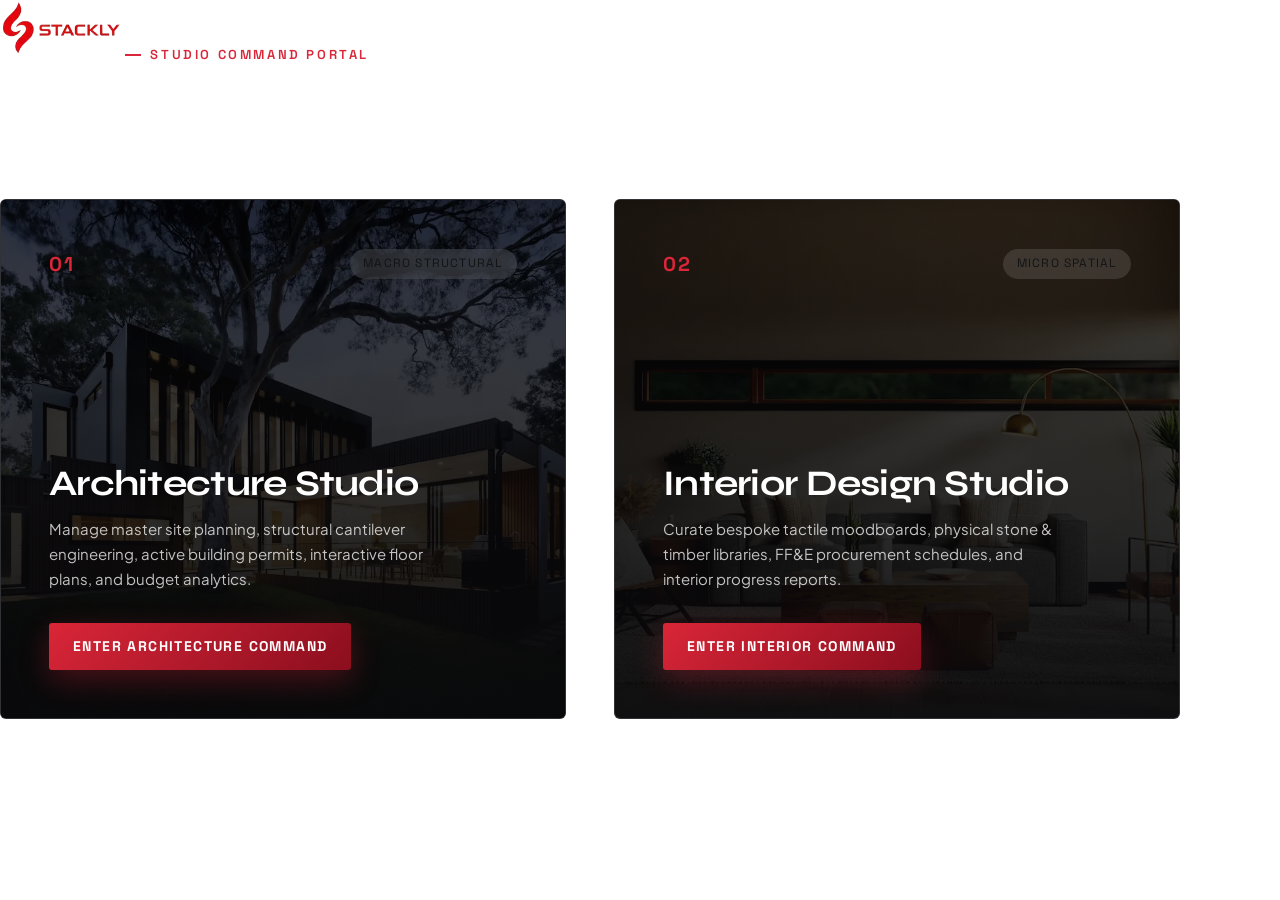
<file: role-select.html>
<!DOCTYPE html>
<html lang="en">
<head>
  <script>if ('scrollRestoration' in history) { history.scrollRestoration = 'manual'; } window.scrollTo(0, 0);</script>
  <meta charset="UTF-8" />
  <meta name="viewport" content="width=device-width, initial-scale=1.0" />
  <title>Select Command Studio — STACKLY Architecture & Interior Design</title>
  <meta name="description" content="Select your discipline to access the STACKLY Architecture Studio Command Center or Interior Design Studio Command Center." />

  <!-- Favicon -->
  <link rel="icon" type="image/webp" href="assets/Logo11.webp" />

  <!-- Google Fonts -->
  <link rel="preconnect" href="https://fonts.googleapis.com" />
  <link rel="preconnect" href="https://fonts.gstatic.com" crossorigin />
  <link href="https://fonts.googleapis.com/css2?family=Plus+Jakarta+Sans:ital,wght@0,300;0,400;0,500;0,600;0,700;0,800;1,400&family=Space+Grotesk:wght@400;500;600;700&family=Syne:wght@500;600;700;800&display=swap" rel="stylesheet" />

  <!-- Pure CSS Stylesheets -->
  <link rel="stylesheet" href="css/variables.css" />
  <link rel="stylesheet" href="css/base.css" />
  <link rel="stylesheet" href="css/components.css" />
  <link rel="stylesheet" href="css/auth.css" />
</head>
<body class="theme-dark">


  <div class="role-select-screen">
    <!-- Top Header -->
    <div class="role-select-header">
      <a href="index.html" class="brand-logo" style="margin-bottom: 2rem;" aria-label="STACKLY Home">
        <img src="assets/Logo11.webp" alt="STACKLY Architecture & Interiors" class="brand-logo-img" />
      </a>

      <span class="eyebrow" style="color: var(--color-red-primary);">Studio Command Portal</span>
      <h1 style="color: var(--color-pure-white); font-size: clamp(2.5rem, 4.5vw, 3.75rem); margin-bottom: 1rem;">Select Your Discipline</h1>
      <p style="color: rgba(255,255,255,0.7); font-size: 1.125rem;">
        Choose your studio command environment to manage ongoing commissions, blueprints, analytics, or material moodboards.
      </p>
    </div>

    <div class="role-cards-grid">
      <!-- 01 ARCHITECTURE CARD -->
      <div class="role-card" id="select-architecture-role" data-role="architecture">
        <img 
          src="assets/images/villa-aurelia.webp" 
          alt="Architecture Command" 
          class="role-card-bg"
        />
        <div class="role-card-overlay"></div>

        <div class="role-top-meta">
          <span class="role-number">01</span>
          <span class="role-badge">Macro Structural</span>
        </div>

        <div class="role-bottom-content">
          <h2 class="role-title">Architecture Studio</h2>
          <p class="role-desc">
            Manage master site planning, structural cantilever engineering, active building permits, interactive floor plans, and budget analytics.
          </p>
          <div class="role-action-btn">
            <span>Enter Architecture Command</span>
          </div>
        </div>
      </div>

      <!-- 02 INTERIOR DESIGN CARD -->
      <div class="role-card" id="select-interior-role" data-role="interior">
        <img 
          src="assets/images/interior-atelier.webp" 
          alt="Interior Design Command" 
          class="role-card-bg"
        />
        <div class="role-card-overlay"></div>

        <div class="role-top-meta">
          <span class="role-number">02</span>
          <span class="role-badge">Micro Spatial</span>
        </div>

        <div class="role-bottom-content">
          <h2 class="role-title">Interior Design Studio</h2>
          <p class="role-desc">
            Curate bespoke tactile moodboards, physical stone & timber libraries, FF&E procurement schedules, and interior progress reports.
          </p>
          <div class="role-action-btn">
            <span>Enter Interior Command</span>
          </div>
        </div>
      </div>
    </div>

    <div style="margin-top: 3.5rem; z-index: 2;">
      <a href="index.html" class="btn btn-outline-white btn-sm">
        <span>← Return to Public Portfolio</span>
      </a>
    </div>
  </div>

  <script src="js/data.js"></script>
  <script src="js/store.js"></script>
  <script src="js/auth.js"></script>
</body>
</html>
</file>
<file: css/variables.css>
:root {
  /* Architectural Color System (White + Red + Deep Charcoal) */
  --color-pure-white: #ffffff;
  --color-soft-white: #fbfbfb;
  --color-off-white: #f1f1f4;
  --color-surface-card: #ffffff;
  --color-surface-hover: #f7f7fa;

  --color-charcoal-muted: #64646b;
  --color-charcoal-mid: #27272a;
  --color-charcoal-deep: #141416;
  --color-near-black: #0a0a0c;

  /* Red Palette & Gradient */
  --color-red-primary: #d92638;
  --color-red-deep: #8b0e1e;
  --color-red-wine: #610913;
  --color-red-glow: rgba(217, 38, 56, 0.25);
  --color-red-subtle: rgba(217, 38, 56, 0.08);

  /* Primary Accent Gradient */
  --gradient-red-primary: linear-gradient(135deg, #d92638 0%, #8b0e1e 100%);
  --gradient-red-hover: linear-gradient(135deg, #e43345 0%, #a11224 100%);
  --gradient-red-dark: linear-gradient(135deg, #8b0e1e 0%, #47060d 100%);
  --gradient-card-border: linear-gradient(135deg, rgba(217, 38, 56, 0.3) 0%, rgba(20, 20, 22, 0.06) 100%);

  /* Borders & Dividers */
  --border-hairline: 1px solid rgba(20, 20, 22, 0.08);
  --border-strong: 1px solid rgba(20, 20, 22, 0.16);
  --border-red: 1px solid rgba(217, 38, 56, 0.4);
  --border-red-solid: 1px solid var(--color-red-primary);
  --border-dark-hairline: 1px solid rgba(255, 255, 255, 0.1);

  /* Typography */
  --font-editorial: 'Syne', sans-serif;
  --font-sans: 'Plus Jakarta Sans', sans-serif;
  --font-mono: 'Space Grotesk', monospace;

  /* Spacing */
  --container-max-width: 1440px;
  --container-dashboard-width: 1680px;
  --container-gutter: clamp(1.25rem, 4vw, 4rem);

  /* Shadows */
  --shadow-subtle: 0 4px 20px rgba(0, 0, 0, 0.04);
  --shadow-elevated: 0 12px 35px rgba(0, 0, 0, 0.07);
  --shadow-red-cta: 0 10px 30px rgba(217, 38, 56, 0.3);
  --shadow-red-hover: 0 16px 40px rgba(217, 38, 56, 0.45);

  /* Radii */
  --radius-xs: 3px;
  --radius-sm: 6px;
  --radius-md: 10px;
  --radius-lg: 16px;
  --radius-pill: 9999px;

  /* Motion */
  --transition-fast: 0.2s cubic-bezier(0.16, 1, 0.3, 1);
  --transition-medium: 0.4s cubic-bezier(0.16, 1, 0.3, 1);
  --transition-slow: 0.7s cubic-bezier(0.16, 1, 0.3, 1);
  --transition-smooth: 0.5s cubic-bezier(0.25, 1, 0.5, 1);
}
</file>
<file: css/base.css>
*, *::before, *::after {
  box-sizing: border-box;
  margin: 0;
  padding: 0;
}

html {
  font-size: 16px;
  scroll-behavior: smooth;
  -webkit-font-smoothing: antialiased;
  -moz-osx-font-smoothing: grayscale;
  overflow-x: hidden;
  max-width: 100%;
  width: 100%;
}

body {
  font-family: var(--font-sans);
  background-color: var(--color-pure-white);
  color: var(--color-charcoal-deep);
  line-height: 1.6;
  overflow-x: hidden;
  max-width: 100%;
  width: 100%;
  min-height: 100vh;
  position: relative;
}

main,
.main-content,
section {
  max-width: 100%;
  overflow-x: clip;
}

/* Typography Defaults */
h1, h2, h3, h4, h5, h6 {
  font-family: var(--font-editorial);
  font-weight: 700;
  line-height: 1.1;
  color: var(--color-near-black);
  letter-spacing: -0.02em;
  overflow-wrap: break-word;
  word-break: break-word;
}

h1 {
  font-size: clamp(2rem, 5.5vw, 5.5rem);
}

h2 {
  font-size: clamp(1.75rem, 3.8vw, 3.75rem);
}

h3 {
  font-size: clamp(1.35rem, 2.5vw, 2.5rem);
}

h4 {
  font-size: clamp(1.15rem, 1.8vw, 1.75rem);
}

@media (max-width: 768px) {
  h1 {
    font-size: clamp(1.65rem, 7vw, 2.5rem);
    line-height: 1.15;
  }
  h2 {
    font-size: clamp(1.45rem, 5.5vw, 2.2rem);
    line-height: 1.2;
  }
  h3 {
    font-size: clamp(1.2rem, 4.5vw, 1.75rem);
    line-height: 1.25;
  }
}

p {
  color: var(--color-charcoal-muted);
  font-size: 1.0625rem;
  line-height: 1.75;
}

a {
  color: inherit;
  text-decoration: none;
  transition: color var(--transition-fast);
}

img, video {
  max-width: 100%;
  height: auto;
  display: block;
}

button, input, select, textarea {
  font-family: inherit;
  font-size: inherit;
  border: none;
  outline: none;
  background: none;
}

button {
  cursor: pointer;
}

/* Custom Scrollbar */
::-webkit-scrollbar {
  width: 8px;
}

::-webkit-scrollbar-track {
  background: var(--color-off-white);
}

::-webkit-scrollbar-thumb {
  background: #c5c5cb;
  border-radius: var(--radius-xs);
}

::-webkit-scrollbar-thumb:hover {
  background: var(--color-red-primary);
}

/* Text Selection */
::selection {
  background: var(--color-red-primary);
  color: var(--color-pure-white);
}

/* Custom Architectural Cursor (Disabled) */
.custom-cursor {
  display: none !important;
}

/* Status Dot Indicator */
.badge-dot {
  width: 6px;
  height: 6px;
  border-radius: 50%;
  background: var(--color-red-primary);
  display: inline-block;
  flex-shrink: 0;
}

/* On-scroll Reveal Animations (Native CSS + IntersectionObserver) */
[data-anim="text-reveal"] {
  opacity: 0;
  transform: translateY(28px);
  transition: opacity 0.8s cubic-bezier(0.16, 1, 0.3, 1), transform 0.8s cubic-bezier(0.16, 1, 0.3, 1);
}

[data-anim="image-reveal"] {
  opacity: 0;
  transform: translateY(32px) scale(0.98);
  transition: opacity 0.9s cubic-bezier(0.16, 1, 0.3, 1), transform 0.9s cubic-bezier(0.16, 1, 0.3, 1);
}

[data-anim="stagger-grid"] > * {
  opacity: 0;
  transform: translateY(24px);
  transition: opacity 0.7s cubic-bezier(0.16, 1, 0.3, 1), transform 0.7s cubic-bezier(0.16, 1, 0.3, 1);
}

.revealed,
[data-anim="text-reveal"].revealed,
[data-anim="image-reveal"].revealed {
  opacity: 1 !important;
  transform: translateY(0) scale(1) !important;
}

[data-anim="stagger-grid"].revealed > * {
  opacity: 1 !important;
  transform: translateY(0) !important;
}

/* Stagger delays */
[data-anim="stagger-grid"].revealed > *:nth-child(1) { transition-delay: 0.05s; }
[data-anim="stagger-grid"].revealed > *:nth-child(2) { transition-delay: 0.12s; }
[data-anim="stagger-grid"].revealed > *:nth-child(3) { transition-delay: 0.19s; }
[data-anim="stagger-grid"].revealed > *:nth-child(4) { transition-delay: 0.26s; }
[data-anim="stagger-grid"].revealed > *:nth-child(5) { transition-delay: 0.33s; }
[data-anim="stagger-grid"].revealed > *:nth-child(6) { transition-delay: 0.40s; }
</file>
<file: css/components.css>
/* Container Layouts */
.container {
  width: 100%;
  max-width: var(--container-max-width);
  margin-inline: auto;
  padding-inline: var(--container-gutter);
}

.container-fluid {
  width: 100%;
  padding-inline: var(--container-gutter);
}

/* ==========================================================================
   STUDIO BRAND LOGO (Logo11 Treatment)
   ========================================================================== */
.brand-logo {
  display: inline-flex;
  align-items: center;
  gap: 0.75rem;
  text-decoration: none;
  position: relative;
  z-index: 10;
  user-select: none;
}

.brand-logo-img {
  height: 52px;
  width: auto;
  max-width: 240px;
  object-fit: contain;
  display: block;
  transition: transform var(--transition-medium), filter var(--transition-medium);
}

.brand-logo:hover .brand-logo-img {
  transform: scale(1.05);
}

.site-navbar .brand-logo-img {
  height: 48px;
}

.site-footer .brand-logo-img {
  height: 56px;
}

.auth-visual-header .brand-logo-img {
  height: 52px;
}

.role-select-header .brand-logo-img {
  height: 56px;
}

.dashboard-brand .brand-logo-img {
  height: 52px;
  max-width: 220px;
}

/* ==========================================================================
   NAVBAR (ArcHub-inspired Sticky Header)
   ========================================================================== */
.site-navbar {
  position: fixed;
  top: 0;
  left: 0;
  width: 100%;
  z-index: 10000;
  padding: 1.5rem 0;
  transition: padding var(--transition-medium),
              background-color var(--transition-medium),
              border-color var(--transition-medium),
              box-shadow var(--transition-medium);
}

.site-navbar.drawer-open {
  background: transparent !important;
  backdrop-filter: none !important;
  -webkit-backdrop-filter: none !important;
  border-bottom: none !important;
  box-shadow: none !important;
  pointer-events: none;
}

.site-navbar.drawer-open .brand-logo {
  opacity: 0;
  pointer-events: none;
}

.site-navbar.drawer-open .mobile-nav-toggle {
  pointer-events: auto;
  z-index: 10001;
}

.navbar-inner {
  display: flex;
  align-items: center;
  justify-content: space-between;
  width: 100%;
  max-width: var(--container-max-width);
  margin-inline: auto;
  padding-inline: var(--container-gutter);
}

/* Top state vs Scrolled State */
.site-navbar.scrolled {
  padding: 0.85rem 0;
  background-color: rgba(255, 255, 255, 0.96);
  backdrop-filter: blur(16px);
  -webkit-backdrop-filter: blur(16px);
  border-bottom: 1px solid rgba(20, 20, 22, 0.08);
  box-shadow: 0 4px 24px rgba(0, 0, 0, 0.04);
}

.site-navbar.nav-transparent {
  background-color: transparent;
}

.nav-links {
  display: flex;
  align-items: center;
  gap: 2.25rem;
  list-style: none;
}

.nav-link {
  position: relative;
  font-family: var(--font-sans);
  font-size: 0.9375rem;
  font-weight: 600;
  letter-spacing: 0.02em;
  color: var(--color-near-black);
  padding-block: 0.4rem;
  transition: color var(--transition-fast), transform var(--transition-fast);
  display: inline-flex;
  align-items: center;
}

.nav-dark .nav-link {
  color: var(--color-pure-white);
}

.nav-link::after {
  content: '';
  position: absolute;
  bottom: 0;
  left: 0;
  width: 0;
  height: 2px;
  background: var(--gradient-red-primary);
  transition: width var(--transition-medium);
  border-radius: 1px;
}

.nav-link:hover,
.nav-link.active {
  color: var(--color-red-primary);
  transform: translateY(-1px);
}

.nav-dark .nav-link:hover,
.nav-dark .nav-link.active {
  color: var(--color-pure-white);
}

.nav-link:hover::after,
.nav-link.active::after {
  width: 100%;
}

.navbar-actions {
  display: flex;
  align-items: center;
  gap: 1.25rem;
}

/* Mobile Toggle */
.mobile-nav-toggle {
  display: none;
  flex-direction: column;
  justify-content: center;
  gap: 5px;
  width: 36px;
  height: 36px;
  background: none;
  border: none;
  cursor: pointer;
  z-index: 1001;
}

.mobile-nav-toggle span {
  display: block;
  height: 2px;
  width: 100%;
  background: var(--color-near-black);
  border-radius: 2px;
  transition: transform 0.3s ease, opacity 0.3s ease, background-color 0.3s ease;
}

.nav-dark .mobile-nav-toggle span {
  background: var(--color-pure-white);
}

.mobile-nav-toggle.open span:nth-child(1) {
  transform: translateY(7px) rotate(45deg);
  background: var(--color-pure-white);
}

.mobile-nav-toggle.open span:nth-child(2) {
  opacity: 0;
}

.mobile-nav-toggle.open span:nth-child(3) {
  transform: translateY(-7px) rotate(-45deg);
  background: var(--color-pure-white);
}

/* Mobile Drawer */
.mobile-nav-drawer {
  position: fixed !important;
  top: 0 !important;
  left: 0 !important;
  right: 0 !important;
  bottom: 0 !important;
  width: 100vw !important;
  width: 100% !important;
  height: 100vh !important;
  height: 100dvh !important;
  min-height: 100vh !important;
  min-height: 100dvh !important;
  background: var(--color-near-black) !important;
  color: var(--color-pure-white) !important;
  z-index: 9999 !important;
  display: flex !important;
  flex-direction: column !important;
  justify-content: space-between !important;
  align-items: center !important;
  padding: 2.75rem 2rem 2.5rem !important;
  transform: translateX(100%) !important;
  transition: transform 0.4s cubic-bezier(0.16, 1, 0.3, 1) !important;
  overflow-y: auto !important;
  -webkit-overflow-scrolling: touch !important;
  text-align: center !important;
  box-sizing: border-box !important;
}

.mobile-nav-drawer.open {
  transform: translateX(0) !important;
}

.mobile-drawer-header {
  width: 100%;
  display: flex;
  justify-content: center;
  align-items: center;
  margin-bottom: 2rem;
  padding: 0 3rem;
}

.mobile-drawer-header .brand-logo {
  justify-content: center;
}

.mobile-nav-links {
  list-style: none;
  display: flex;
  flex-direction: column;
  align-items: center;
  justify-content: center;
  gap: 1.5rem;
  margin: auto 0;
  width: 100%;
  text-align: center;
}

.mobile-nav-link {
  font-family: var(--font-editorial);
  font-size: 2rem;
  font-weight: 700;
  color: var(--color-pure-white);
  transition: color var(--transition-fast), transform var(--transition-fast);
  display: inline-block;
  text-align: center;
}

.mobile-nav-link:hover,
.mobile-nav-link.active {
  color: var(--color-red-primary);
  transform: scale(1.06);
}

.mobile-drawer-actions {
  width: 100%;
  display: flex;
  justify-content: center;
  align-items: center;
  margin-top: 2rem;
  padding-top: 1.5rem;
  border-top: 1px solid rgba(255, 255, 255, 0.1);
}

/* ==========================================================================
   BUTTONS (Red Gradient Signature & Architectural Outlines)
   ========================================================================== */
.btn {
  display: inline-flex;
  align-items: center;
  justify-content: center;
  gap: 0.65rem;
  font-family: var(--font-sans);
  font-size: 0.9375rem;
  font-weight: 600;
  letter-spacing: 0.02em;
  padding: 0.85rem 1.75rem;
  border-radius: var(--radius-sm);
  cursor: pointer;
  position: relative;
  overflow: hidden;
  transition: transform var(--transition-fast),
              box-shadow var(--transition-fast),
              background var(--transition-fast),
              border-color var(--transition-fast),
              color var(--transition-fast);
  text-decoration: none;
  user-select: none;
}

/* Primary Red Gradient Button */
.btn-primary {
  background: var(--gradient-red-primary);
  color: var(--color-pure-white);
  border: 1px solid transparent;
  box-shadow: var(--shadow-red-cta);
}

.btn-primary::before {
  content: '';
  position: absolute;
  inset: 0;
  background: var(--gradient-red-hover);
  opacity: 0;
  transition: opacity var(--transition-fast);
}

.btn-primary > * {
  position: relative;
  z-index: 1;
}

.btn-primary:hover {
  transform: translateY(-2px) scale(1.02);
  box-shadow: var(--shadow-red-hover);
}

.btn-primary:hover::before {
  opacity: 1;
}

.btn-primary:active {
  transform: translateY(0) scale(0.99);
}

/* Secondary Button (White / Red Outline) */
.btn-secondary {
  background: var(--color-pure-white);
  color: var(--color-red-primary);
  border: 1px solid rgba(217, 38, 56, 0.4);
  box-shadow: var(--shadow-subtle);
}

.btn-secondary:hover {
  background: var(--color-off-white);
  border-color: var(--color-red-primary);
  transform: translateY(-2px);
  color: var(--color-red-deep);
}

/* Outline White Button (for Dark Backgrounds) */
.btn-outline-white {
  background: transparent;
  color: var(--color-pure-white);
  border: 1px solid rgba(255, 255, 255, 0.35);
}

.btn-outline-white:hover {
  background: rgba(255, 255, 255, 0.1);
  border-color: var(--color-pure-white);
  transform: translateY(-2px);
}

/* Ghost Red Button */
.btn-ghost-red {
  background: transparent;
  color: var(--color-red-primary);
  padding-inline: 0.5rem;
}

.btn-ghost-red:hover {
  color: var(--color-red-deep);
}

/* Button Icon Animations */
.btn-icon {
  display: none !important;
}

/* Large Hero CTA size */
.btn-lg {
  padding: 1.05rem 2.25rem;
  font-size: 1.0625rem;
  border-radius: var(--radius-sm);
}

/* Compact Button */
.btn-sm {
  padding: 0.55rem 1.15rem;
  font-size: 0.8125rem;
}

/* ==========================================================================
   BADGES & CHIPS
   ========================================================================== */
.badge {
  display: inline-flex;
  align-items: center;
  gap: 0.4rem;
  font-family: var(--font-mono);
  font-size: 0.75rem;
  font-weight: 600;
  letter-spacing: 0.08em;
  text-transform: uppercase;
  padding: 0.3rem 0.75rem;
  border-radius: var(--radius-pill);
  cursor: pointer;
  transition: transform 0.2s ease, opacity 0.2s ease;
}

.badge:hover {
  transform: translateY(-1px);
  opacity: 0.9;
}

.badge-red {
  background: var(--color-red-subtle);
  color: var(--color-red-primary);
  border: 1px solid rgba(217, 38, 56, 0.2);
}

.badge-red-solid {
  background: var(--gradient-red-primary);
  color: var(--color-pure-white);
}

.badge-dark {
  background: var(--color-near-black);
  color: var(--color-pure-white);
}

.badge-outline {
  border: 1px solid rgba(20, 20, 22, 0.15);
  color: var(--color-charcoal-muted);
}

/* Decorative Line */
.deco-line {
  width: 40px;
  height: 2px;
  background: var(--gradient-red-primary);
  display: inline-block;
}

/* Eyebrow Label */
.eyebrow {
  font-family: var(--font-mono);
  font-size: 0.8125rem;
  font-weight: 600;
  text-transform: uppercase;
  letter-spacing: 0.2em;
  color: var(--color-red-primary);
  display: inline-flex;
  align-items: center;
  gap: 0.6rem;
  margin-bottom: 0.75rem;
}

.eyebrow::before {
  content: '';
  width: 16px;
  height: 2px;
  background: var(--color-red-primary);
}

/* ==========================================================================
   MODAL DIALOG
   ========================================================================== */
.modal-overlay {
  position: fixed;
  inset: 0;
  z-index: 9999;
  background: rgba(10, 10, 12, 0.75);
  backdrop-filter: blur(8px);
  display: flex;
  align-items: center;
  justify-content: center;
  padding: 1.5rem;
  opacity: 0;
  visibility: hidden;
  transition: opacity 0.3s ease, visibility 0.3s ease;
}

.modal-overlay.open {
  opacity: 1;
  visibility: visible;
}

.modal-card {
  background: var(--color-pure-white);
  width: 100%;
  max-width: 800px;
  max-height: 90vh;
  overflow-y: auto;
  border-radius: var(--radius-md);
  box-shadow: var(--shadow-elevated);
  position: relative;
  transform: translateY(20px) scale(0.97);
  transition: transform 0.35s cubic-bezier(0.16, 1, 0.3, 1);
  padding: 2.5rem;
}

.modal-overlay.open .modal-card {
  transform: translateY(0) scale(1);
}

.modal-close {
  position: absolute;
  top: 1.5rem;
  right: 1.5rem;
  width: 36px;
  height: 36px;
  border-radius: 50%;
  background: var(--color-off-white);
  display: flex;
  align-items: center;
  justify-content: center;
  font-size: 1.25rem;
  color: var(--color-charcoal-deep);
  cursor: pointer;
  transition: background var(--transition-fast), color var(--transition-fast);
}

.modal-close:hover {
  background: var(--color-red-primary);
  color: var(--color-pure-white);
}

/* ==========================================================================
   FOOTER STYLING
   ========================================================================== */
.site-footer {
  background-color: var(--color-near-black);
  color: var(--color-pure-white);
  padding: 6rem 0 3rem;
  border-top: 1px solid rgba(255, 255, 255, 0.08);
}

.footer-top-grid {
  display: grid;
  grid-template-columns: 2fr 1.2fr 1.2fr 1.6fr;
  gap: 3.5rem;
  margin-bottom: 5rem;
}

@media (max-width: 992px) {
  .footer-top-grid {
    grid-template-columns: 1fr 1fr;
    gap: 2.5rem;
  }
  .nav-links {
    display: none;
  }
  .mobile-nav-toggle {
    display: flex;
  }
  /* Remove Login button in mobile navbar only (already available inside hamburger drawer) */
  .navbar-actions .btn {
    display: none !important;
  }
}

@media (max-width: 768px) {
  .site-footer {
    text-align: center;
  }
  .footer-top-grid {
    grid-template-columns: 1fr;
    gap: 2.75rem;
    text-align: center;
    justify-items: center;
  }
  .footer-col {
    display: flex;
    flex-direction: column;
    align-items: center;
    text-align: center;
    width: 100%;
  }
  .footer-col .brand-logo {
    justify-content: center;
    margin-inline: auto;
  }
  .footer-col p {
    text-align: center;
    margin-inline: auto;
  }
  .footer-col div[style*="display: flex"] {
    justify-content: center;
  }
  .footer-col-title {
    text-align: center;
  }
  .footer-links-list {
    align-items: center;
    text-align: center;
  }
  .footer-links-list a {
    text-align: center;
  }
  .footer-bottom-bar {
    flex-direction: column;
    justify-content: center;
    align-items: center;
    text-align: center;
    gap: 1rem;
  }
}

.footer-col-title {
  font-family: var(--font-mono);
  font-size: 0.8125rem;
  letter-spacing: 0.15em;
  text-transform: uppercase;
  color: var(--color-red-primary);
  margin-bottom: 1.5rem;
}

.footer-links-list {
  list-style: none;
  display: flex;
  flex-direction: column;
  gap: 0.85rem;
}

.footer-links-list a {
  color: rgba(255, 255, 255, 0.7);
  font-size: 0.9375rem;
  transition: color var(--transition-fast), transform var(--transition-fast);
  display: inline-block;
}

.footer-links-list a:hover {
  color: var(--color-pure-white);
  transform: translateX(4px);
}

.footer-bottom-bar {
  display: flex;
  justify-content: space-between;
  align-items: center;
  padding-top: 2rem;
  border-top: 1px solid rgba(255, 255, 255, 0.08);
  font-size: 0.8125rem;
  color: rgba(255, 255, 255, 0.45);
  flex-wrap: wrap;
  gap: 1rem;
}

.footer-social-link {
  width: 38px;
  height: 38px;
  border-radius: 50%;
  background: rgba(255, 255, 255, 0.06);
  border: 1px solid rgba(255, 255, 255, 0.15);
  display: flex;
  align-items: center;
  justify-content: center;
  color: var(--color-pure-white);
  transition: all var(--transition-fast);
}

.footer-social-link:hover {
  background: var(--gradient-red-primary);
  border-color: transparent;
  color: var(--color-pure-white);
  transform: translateY(-3px);
  box-shadow: 0 4px 14px var(--color-red-glow);
}
</file>
<file: css/auth.css>
/* ==========================================================================
   AUTH PAGES (Split Screen Login & Sign Up)
   ========================================================================== */
.auth-split-screen {
  min-height: 100vh;
  display: grid;
  grid-template-columns: 1fr 1fr;
  background-color: var(--color-pure-white);
  width: 100%;
  max-width: 100%;
  overflow-x: hidden;
  box-sizing: border-box;
}

@media (max-width: 992px) {
  .auth-split-screen {
    grid-template-columns: 1fr;
  }
}

.auth-visual-pane {
  position: relative;
  background-color: var(--color-near-black);
  color: var(--color-pure-white);
  padding: 4.5rem;
  display: flex;
  flex-direction: column;
  justify-content: space-between;
  overflow: hidden;
}

@media (max-width: 992px) {
  .auth-visual-pane {
    display: none;
  }
}

.auth-visual-bg {
  position: absolute;
  inset: 0;
  width: 100%;
  height: 100%;
  object-fit: cover;
  filter: brightness(0.4) contrast(1.1);
  transform: scale(1.05);
  transition: transform 1.2s ease;
}

.auth-visual-pane:hover .auth-visual-bg {
  transform: scale(1.1);
}

.auth-visual-overlay {
  position: absolute;
  inset: 0;
  background: linear-gradient(180deg, rgba(10, 10, 12, 0.4) 0%, rgba(10, 10, 12, 0.85) 100%),
              radial-gradient(circle at 10% 90%, rgba(217, 38, 56, 0.3) 0%, transparent 60%);
  z-index: 1;
}

.auth-visual-header,
.auth-visual-quote,
.auth-visual-footer {
  position: relative;
  z-index: 2;
}

.auth-quote-text {
  font-family: var(--font-editorial);
  font-size: clamp(1.8rem, 2.8vw, 2.5rem);
  font-weight: 600;
  line-height: 1.25;
  color: var(--color-pure-white);
  margin-bottom: 1.5rem;
}

.auth-quote-author {
  font-family: var(--font-mono);
  font-size: 0.875rem;
  letter-spacing: 0.15em;
  text-transform: uppercase;
  color: var(--color-red-primary);
}

.auth-form-pane {
  display: flex;
  flex-direction: column;
  justify-content: center;
  align-items: center;
  padding: clamp(1.25rem, 5vw, 5rem);
  background-color: var(--color-pure-white);
  width: 100%;
  max-width: 100%;
  box-sizing: border-box;
  overflow-x: hidden;
}

.auth-form-wrapper {
  width: 100%;
  max-width: 460px;
  box-sizing: border-box;
}

.auth-back-link {
  display: inline-flex;
  align-items: center;
  justify-content: center;
  padding: 0.5rem 1.25rem;
  background: var(--color-off-white);
  border: 1px solid rgba(20, 20, 22, 0.12);
  border-radius: var(--radius-pill);
  color: var(--color-near-black);
  font-family: var(--font-mono);
  font-size: 0.8125rem;
  font-weight: 600;
  letter-spacing: 0.04em;
  text-decoration: none;
  margin-bottom: 1.75rem;
  transition: all var(--transition-fast);
  box-shadow: 0 2px 6px rgba(0, 0, 0, 0.03);
}

.auth-back-link:hover {
  background: var(--color-pure-white);
  border-color: var(--color-red-primary);
  color: var(--color-red-primary);
  box-shadow: 0 4px 14px rgba(217, 38, 56, 0.15);
  transform: translateY(-1px);
}

.auth-brand-center {
  text-align: center;
  margin-bottom: 1.25rem;
  display: flex;
  justify-content: center;
}

.auth-brand-center .brand-logo-img {
  height: 56px;
  width: auto;
  max-width: 250px;
  object-fit: contain;
}

.auth-form-header {
  margin-bottom: 2rem;
  text-align: center;
}

.auth-form-title {
  font-size: clamp(1.5rem, 5vw, 2.25rem);
  font-weight: 700;
  margin-bottom: 0.5rem;
  text-align: center;
  word-wrap: break-word;
  overflow-wrap: break-word;
}

.auth-form-desc {
  font-size: 0.9375rem;
  color: var(--color-charcoal-muted);
  text-align: center;
  word-wrap: break-word;
}

.auth-role-grid {
  display: grid;
  grid-template-columns: 1fr 1fr;
  gap: 0.75rem;
  width: 100%;
  box-sizing: border-box;
}

@media (max-width: 540px) {
  .auth-role-grid {
    grid-template-columns: 1fr !important;
    gap: 0.65rem;
  }
}

.auth-role-card {
  cursor: pointer;
  border: 1.5px solid rgba(20, 20, 22, 0.12);
  padding: 0.85rem 1rem;
  border-radius: var(--radius-sm);
  background: var(--color-pure-white);
  transition: all 0.2s cubic-bezier(0.16, 1, 0.3, 1);
  display: flex;
  flex-direction: column;
  gap: 0.35rem;
  user-select: none;
  width: 100%;
  box-sizing: border-box;
}

.auth-role-card input[type="radio"] {
  display: none;
}

.auth-role-card:hover {
  border-color: rgba(217, 38, 56, 0.4);
  background: rgba(217, 38, 56, 0.02);
}

.auth-role-card.active {
  border-color: var(--color-red-primary);
  background: rgba(217, 38, 56, 0.05);
  box-shadow: 0 2px 10px rgba(217, 38, 56, 0.12);
}

.role-card-header {
  display: flex;
  align-items: center;
  justify-content: space-between;
}

.role-card-name {
  font-family: var(--font-editorial);
  font-weight: 700;
  font-size: 0.9375rem;
  color: var(--color-near-black);
}

.role-radio-dot {
  width: 14px;
  height: 14px;
  border-radius: 50%;
  border: 2px solid rgba(20, 20, 22, 0.25);
  background: transparent;
  transition: all 0.2s ease;
  flex-shrink: 0;
}

.auth-role-card.active .role-radio-dot {
  background: var(--color-red-primary);
  border-color: var(--color-red-primary);
  box-shadow: 0 0 0 2px var(--color-pure-white) inset;
}

.role-card-sub {
  font-size: 0.75rem;
  color: var(--color-charcoal-muted);
  line-height: 1.3;
}

.auth-form {
  display: flex;
  flex-direction: column;
  gap: 1.35rem;
}

.auth-field {
  display: flex;
  flex-direction: column;
  gap: 0.45rem;
}

.auth-field label {
  font-family: var(--font-mono);
  font-size: 0.75rem;
  font-weight: 600;
  letter-spacing: 0.08em;
  text-transform: uppercase;
  color: var(--color-charcoal-deep);
}

.auth-input-wrapper {
  position: relative;
}

.auth-input {
  width: 100%;
  padding: 0.9rem 1rem;
  background: var(--color-off-white);
  border: 1px solid rgba(20, 20, 22, 0.1);
  border-radius: var(--radius-xs);
  font-size: 0.9375rem;
  transition: border-color var(--transition-fast), background var(--transition-fast);
}

.auth-input:focus {
  border-color: var(--color-red-primary);
  background: var(--color-pure-white);
  box-shadow: 0 0 0 3px var(--color-red-subtle);
}

.auth-field.has-error .auth-input {
  border-color: #dc2626;
  background: #fef2f2;
}

.auth-field-error {
  font-family: var(--font-mono);
  font-size: 0.72rem;
  color: #dc2626;
  display: none;
}

.auth-field.has-error .auth-field-error {
  display: block;
}

.auth-options-row {
  display: flex;
  align-items: center;
  justify-content: space-between;
  font-size: 0.875rem;
  flex-wrap: wrap;
  gap: 0.5rem;
}

.remember-me-label {
  display: flex;
  align-items: center;
  gap: 0.5rem;
  cursor: pointer;
  color: var(--color-charcoal-muted);
}

.remember-checkbox {
  accent-color: var(--color-red-primary);
  width: 16px;
  height: 16px;
  cursor: pointer;
}

.auth-forgot-link {
  color: var(--color-red-primary);
  font-weight: 600;
  transition: color var(--transition-fast);
}

.auth-forgot-link:hover {
  color: var(--color-red-deep);
  text-decoration: underline;
}

.auth-switch-text {
  text-align: center;
  margin-top: 2rem;
  font-size: 0.9375rem;
  color: var(--color-charcoal-muted);
}

.auth-switch-link {
  color: var(--color-red-primary);
  font-weight: 700;
  margin-left: 0.35rem;
}

.auth-switch-link:hover {
  text-decoration: underline;
}

/* ==========================================================================
   ROLE SELECTION SCREEN (Architecture vs Interior Design)
   ========================================================================== */
.role-selection-screen {
  min-height: 100vh;
  background-color: var(--color-near-black);
  color: var(--color-pure-white);
  display: flex;
  flex-direction: column;
  align-items: center;
  justify-content: center;
  padding: 4rem var(--container-gutter);
  position: relative;
  overflow: hidden;
}

.role-header {
  text-align: center;
  max-width: 650px;
  margin-bottom: 4rem;
  z-index: 2;
}

.role-cards-grid {
  display: grid;
  grid-template-columns: repeat(2, 1fr);
  gap: 3rem;
  width: 100%;
  max-width: 1180px;
  z-index: 2;
}

@media (max-width: 860px) {
  .role-cards-grid {
    grid-template-columns: 1fr;
    gap: 2rem;
  }
}

.role-card {
  position: relative;
  height: 520px;
  border-radius: var(--radius-sm);
  overflow: hidden;
  cursor: pointer;
  border: 1px solid rgba(255, 255, 255, 0.12);
  display: flex;
  flex-direction: column;
  justify-content: space-between;
  padding: 3rem;
  background: #151619;
  transition: transform 0.5s cubic-bezier(0.16, 1, 0.3, 1),
              border-color 0.4s ease,
              box-shadow 0.4s ease;
}

.role-card:hover {
  transform: translateY(-8px) scale(1.02);
  border-color: var(--color-red-primary);
  box-shadow: 0 25px 50px rgba(0, 0, 0, 0.6), 0 0 35px var(--color-red-glow);
}

.role-card-bg {
  position: absolute;
  inset: 0;
  width: 100%;
  height: 100%;
  object-fit: cover;
  filter: brightness(0.45) contrast(1.1);
  transition: transform 0.8s cubic-bezier(0.16, 1, 0.3, 1), filter 0.8s ease;
  z-index: 0;
}

.role-card:hover .role-card-bg {
  transform: scale(1.08);
  filter: brightness(0.6) contrast(1.15);
}

.role-card-overlay {
  position: absolute;
  inset: 0;
  background: linear-gradient(180deg, rgba(10, 10, 12, 0.3) 0%, rgba(10, 10, 12, 0.92) 100%);
  z-index: 1;
}

.role-top-meta {
  position: relative;
  z-index: 2;
  display: flex;
  justify-content: space-between;
  align-items: center;
}

.role-number {
  font-family: var(--font-mono);
  font-size: 1.25rem;
  font-weight: 800;
  color: var(--color-red-primary);
  letter-spacing: 0.1em;
}

.role-badge {
  background: rgba(255, 255, 255, 0.12);
  backdrop-filter: blur(8px);
  padding: 0.35rem 0.85rem;
  border-radius: var(--radius-pill);
  font-family: var(--font-mono);
  font-size: 0.75rem;
  letter-spacing: 0.1em;
  text-transform: uppercase;
}

.role-bottom-content {
  position: relative;
  z-index: 2;
}

.role-title {
  font-family: var(--font-editorial);
  font-size: 2.25rem;
  font-weight: 700;
  color: var(--color-pure-white);
  margin-bottom: 0.85rem;
  transition: color var(--transition-fast);
}

.role-card:hover .role-title {
  color: var(--color-pure-white);
}

.role-desc {
  font-size: 0.9375rem;
  line-height: 1.65;
  color: rgba(255, 255, 255, 0.75);
  margin-bottom: 2rem;
  max-width: 400px;
}

.role-action-btn {
  display: inline-flex;
  align-items: center;
  gap: 0.75rem;
  font-family: var(--font-mono);
  font-size: 0.875rem;
  font-weight: 700;
  letter-spacing: 0.1em;
  text-transform: uppercase;
  color: var(--color-pure-white);
  padding: 0.75rem 1.5rem;
  background: var(--gradient-red-primary);
  border-radius: var(--radius-xs);
  box-shadow: var(--shadow-red-cta);
  transition: transform var(--transition-fast), box-shadow var(--transition-fast);
}

.role-card:hover .role-action-btn {
  transform: translateX(6px);
  box-shadow: var(--shadow-red-hover);
}
</file>
